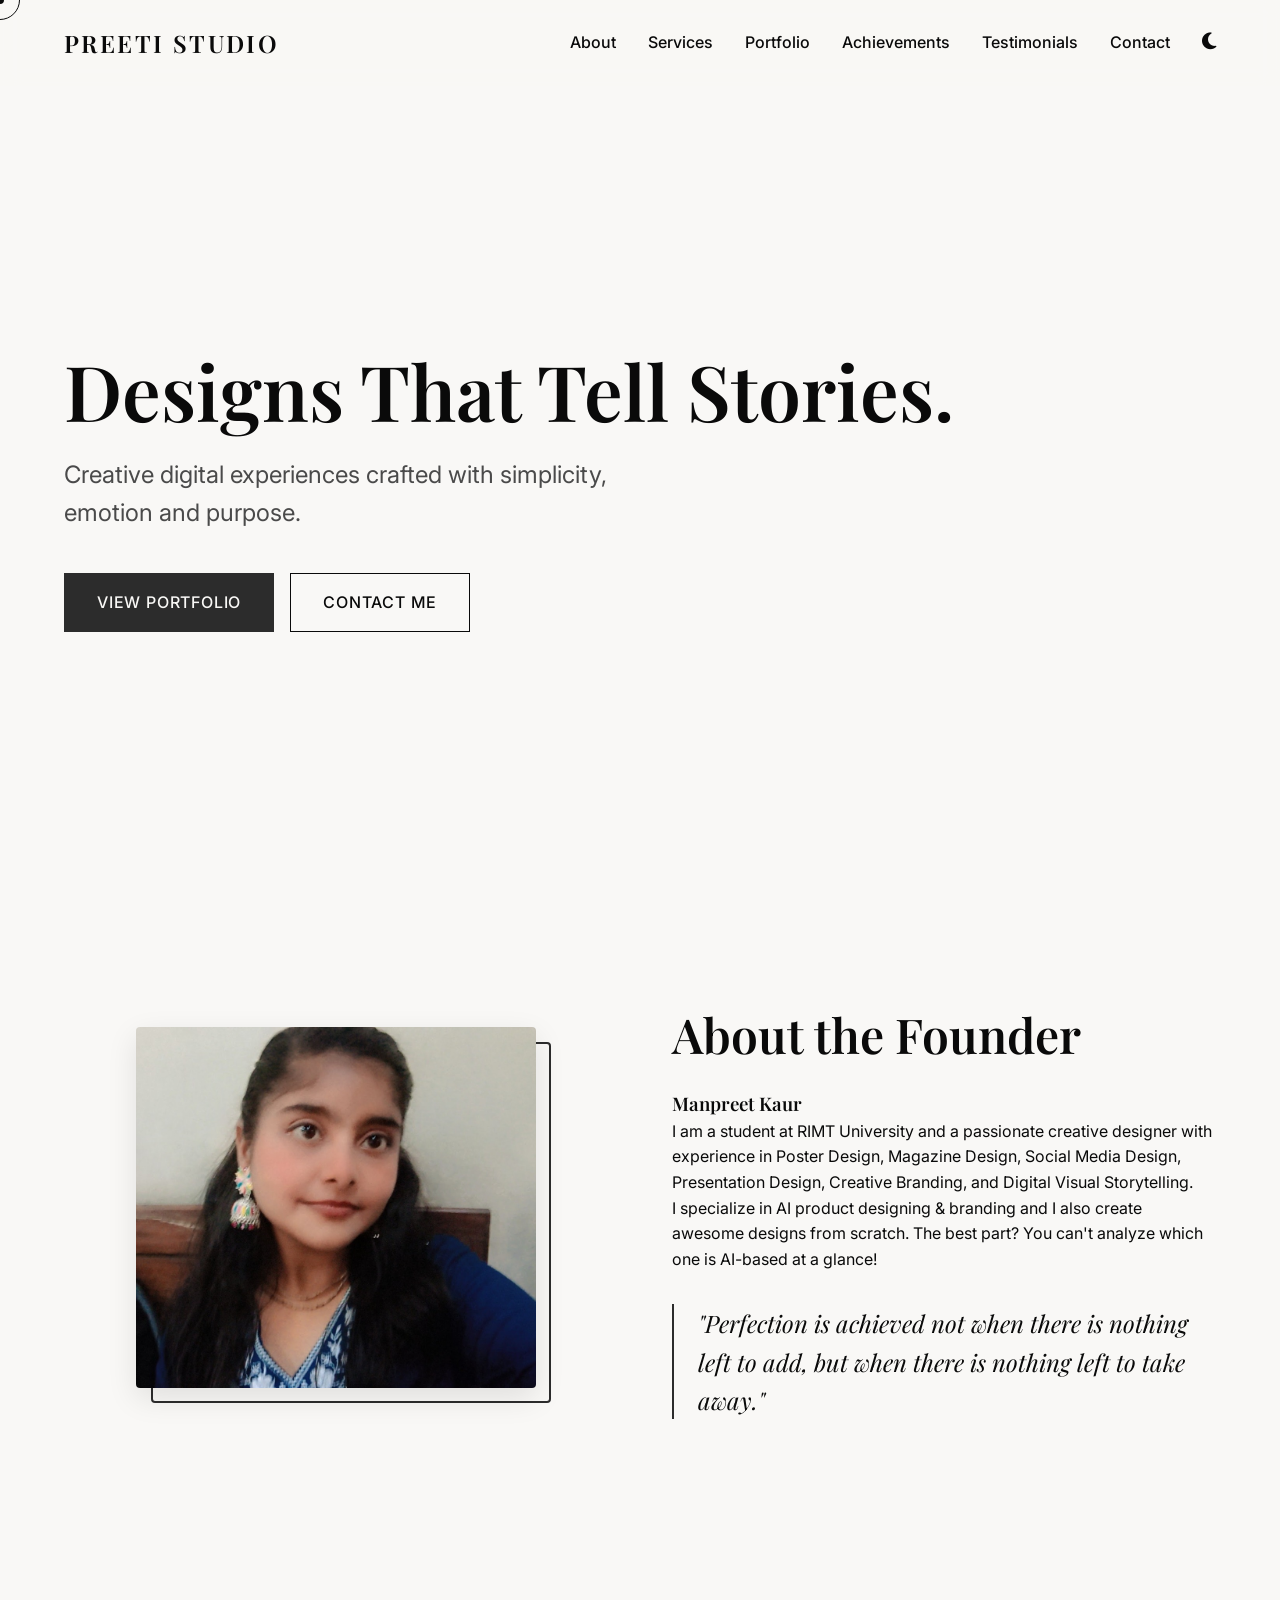
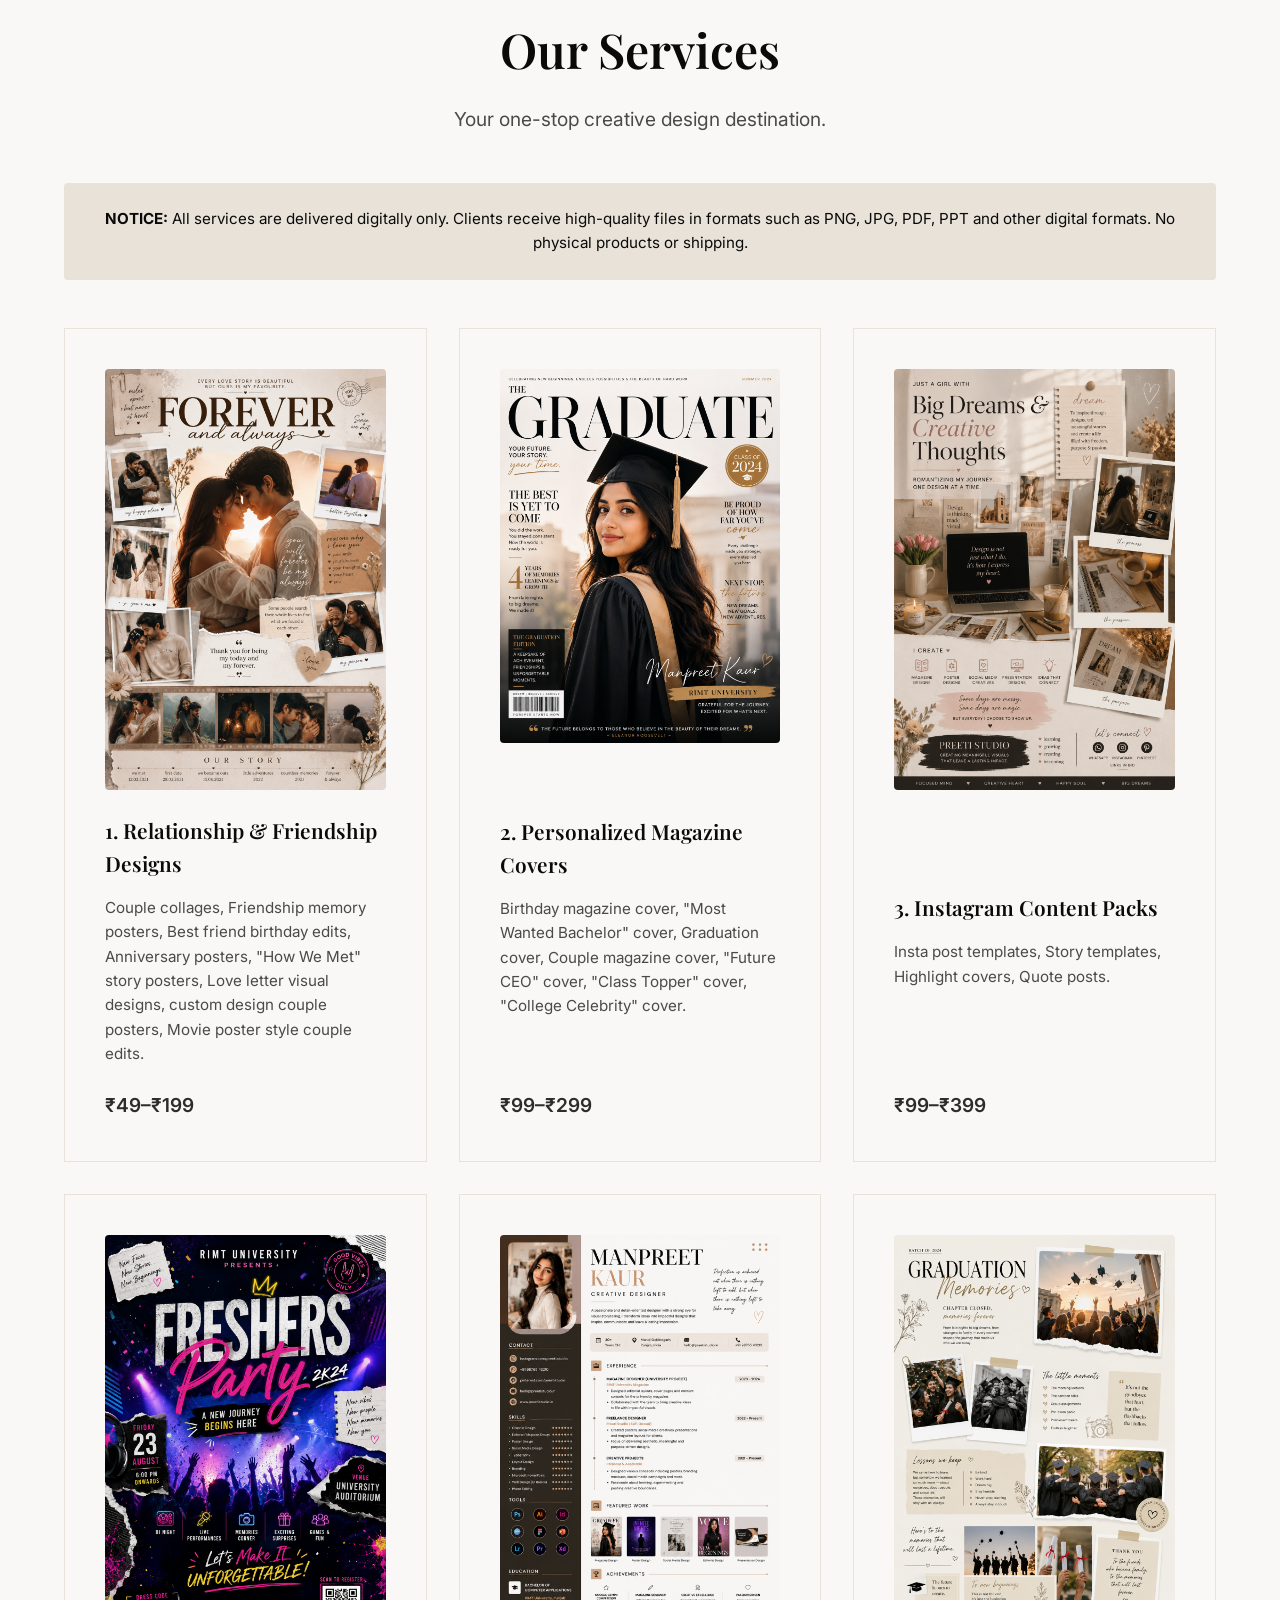
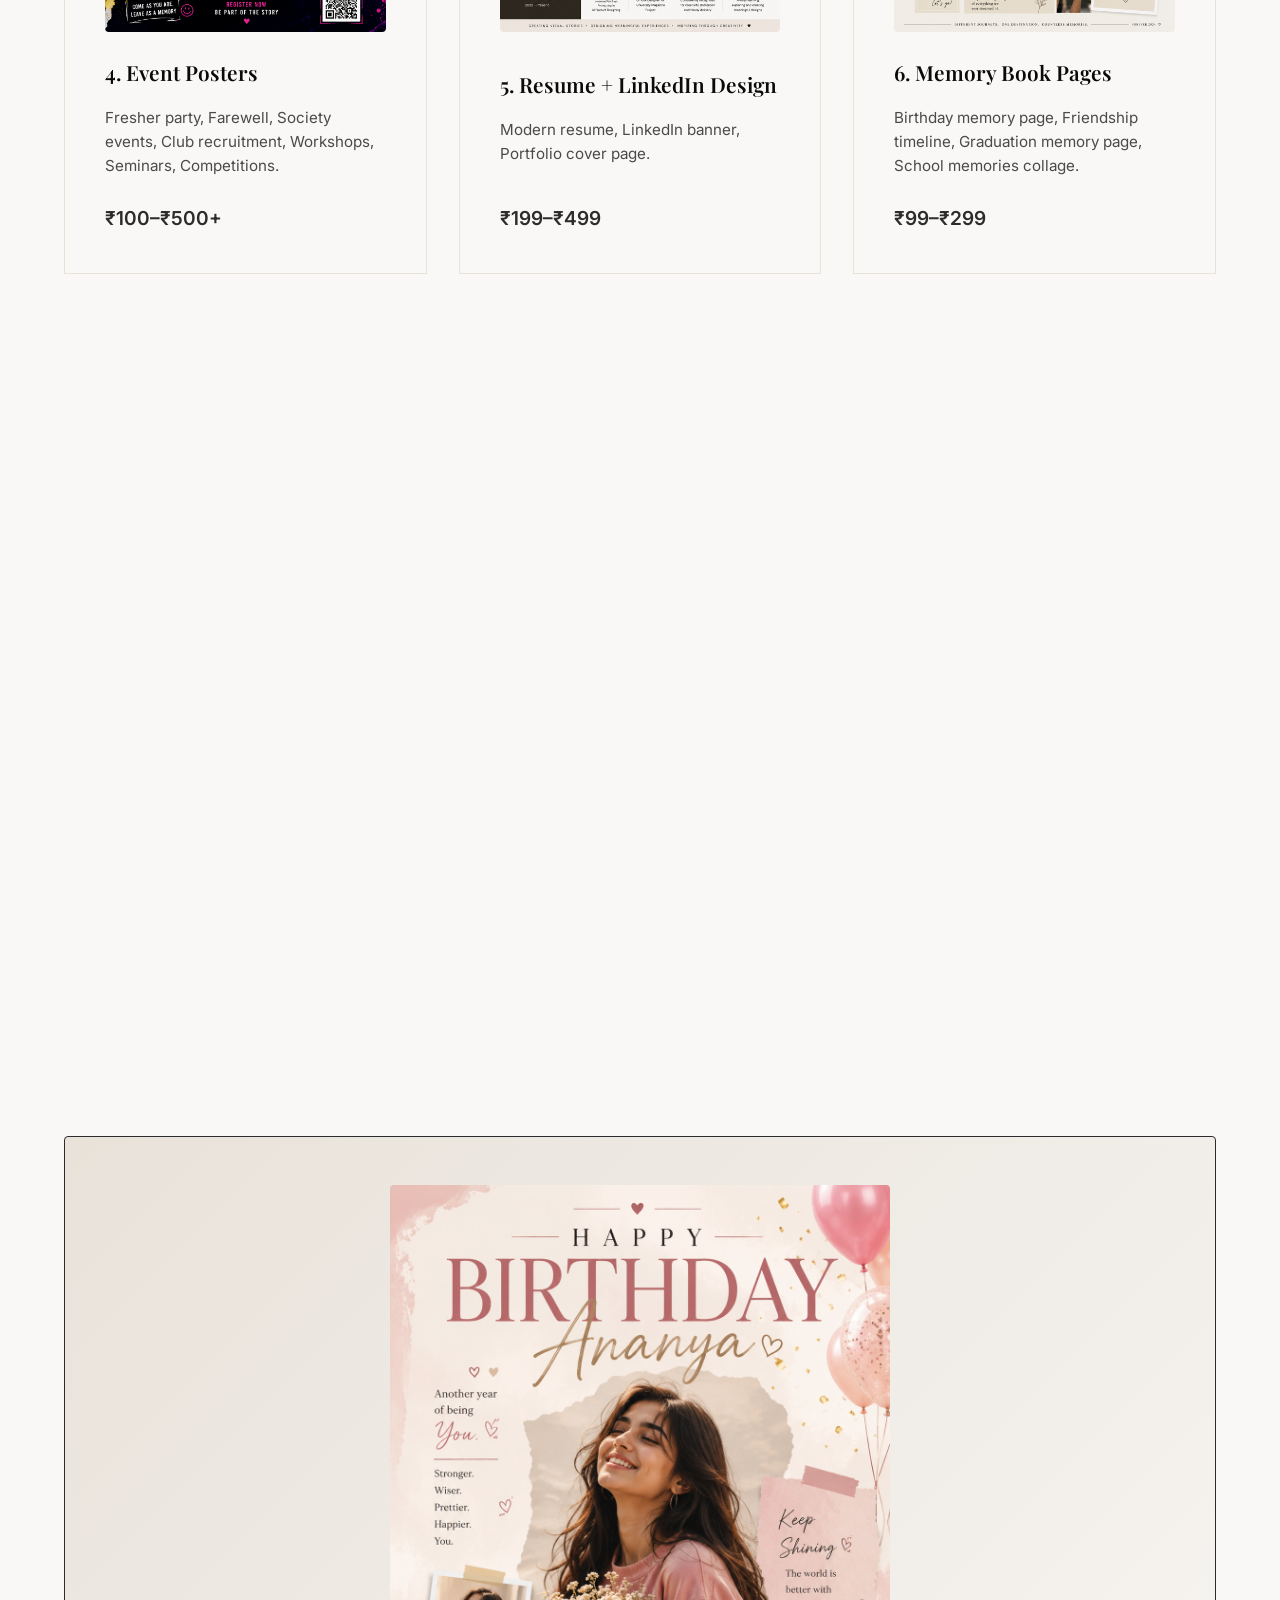
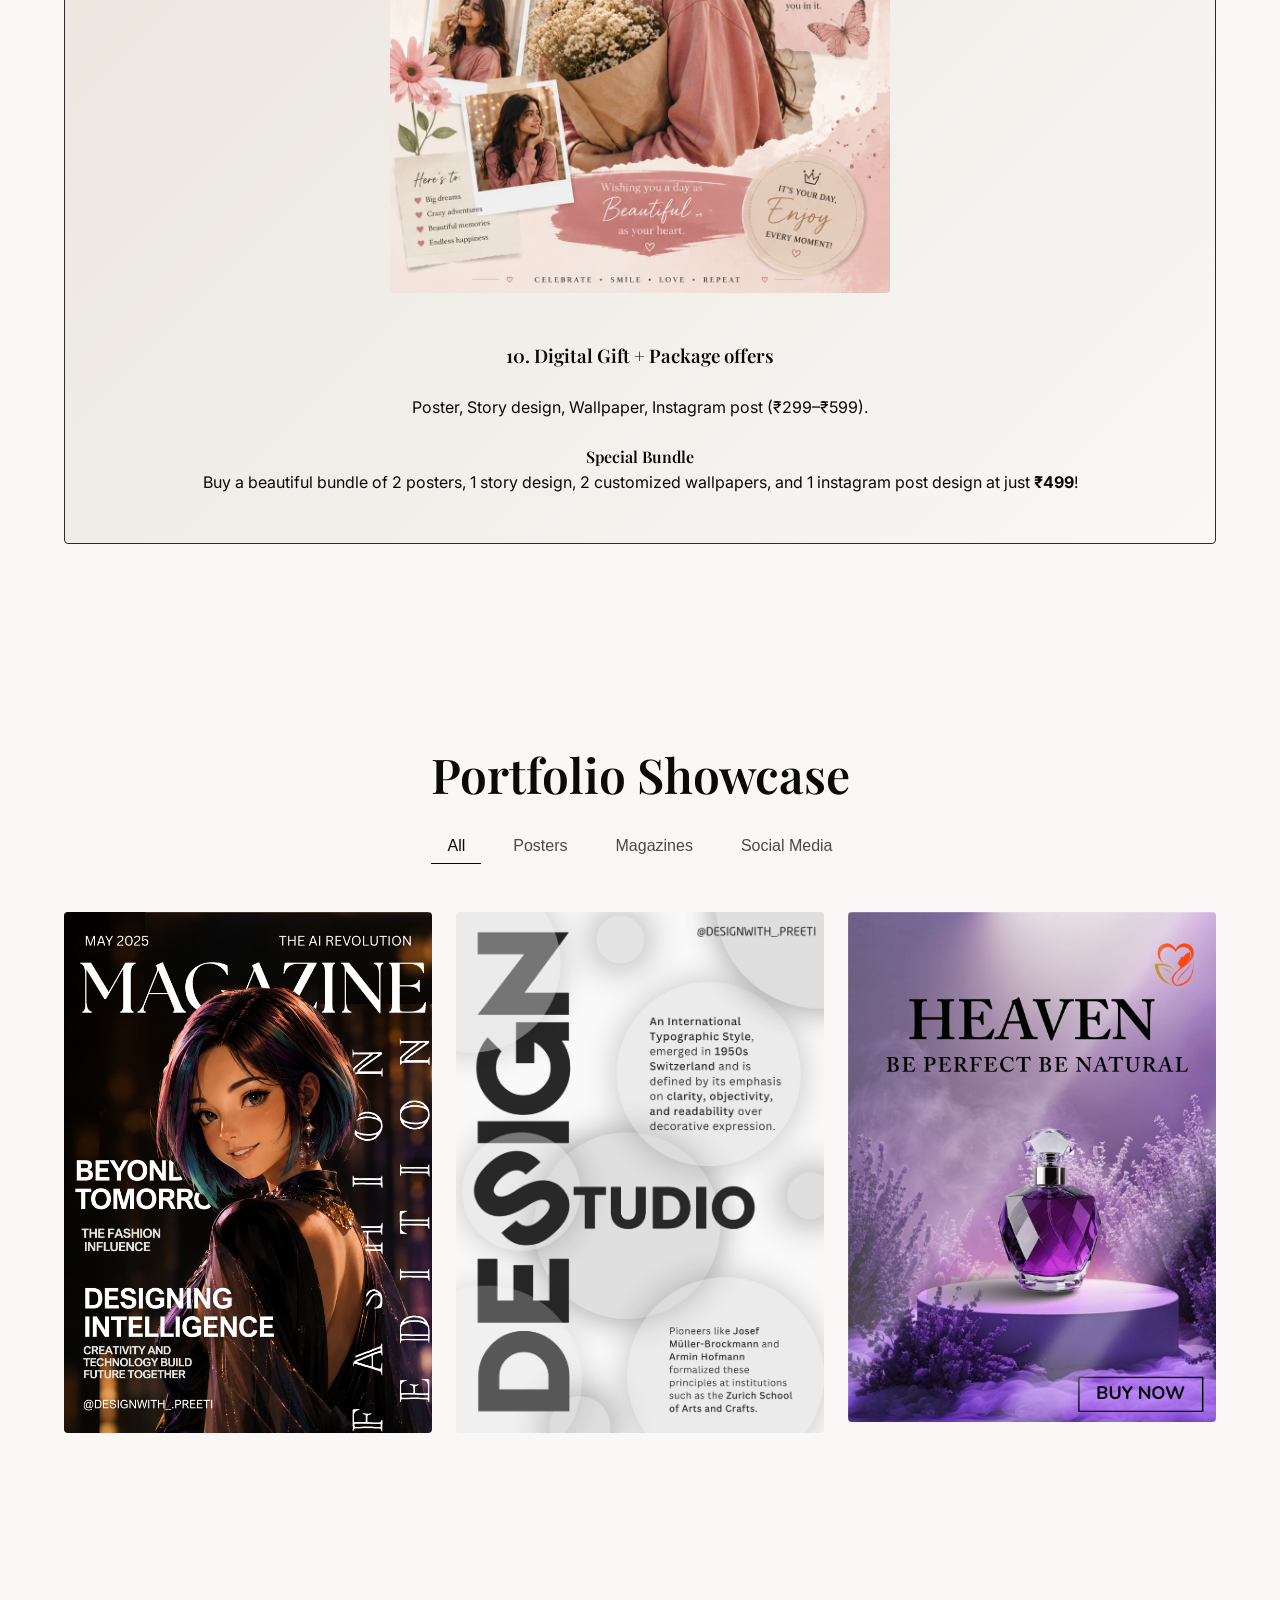
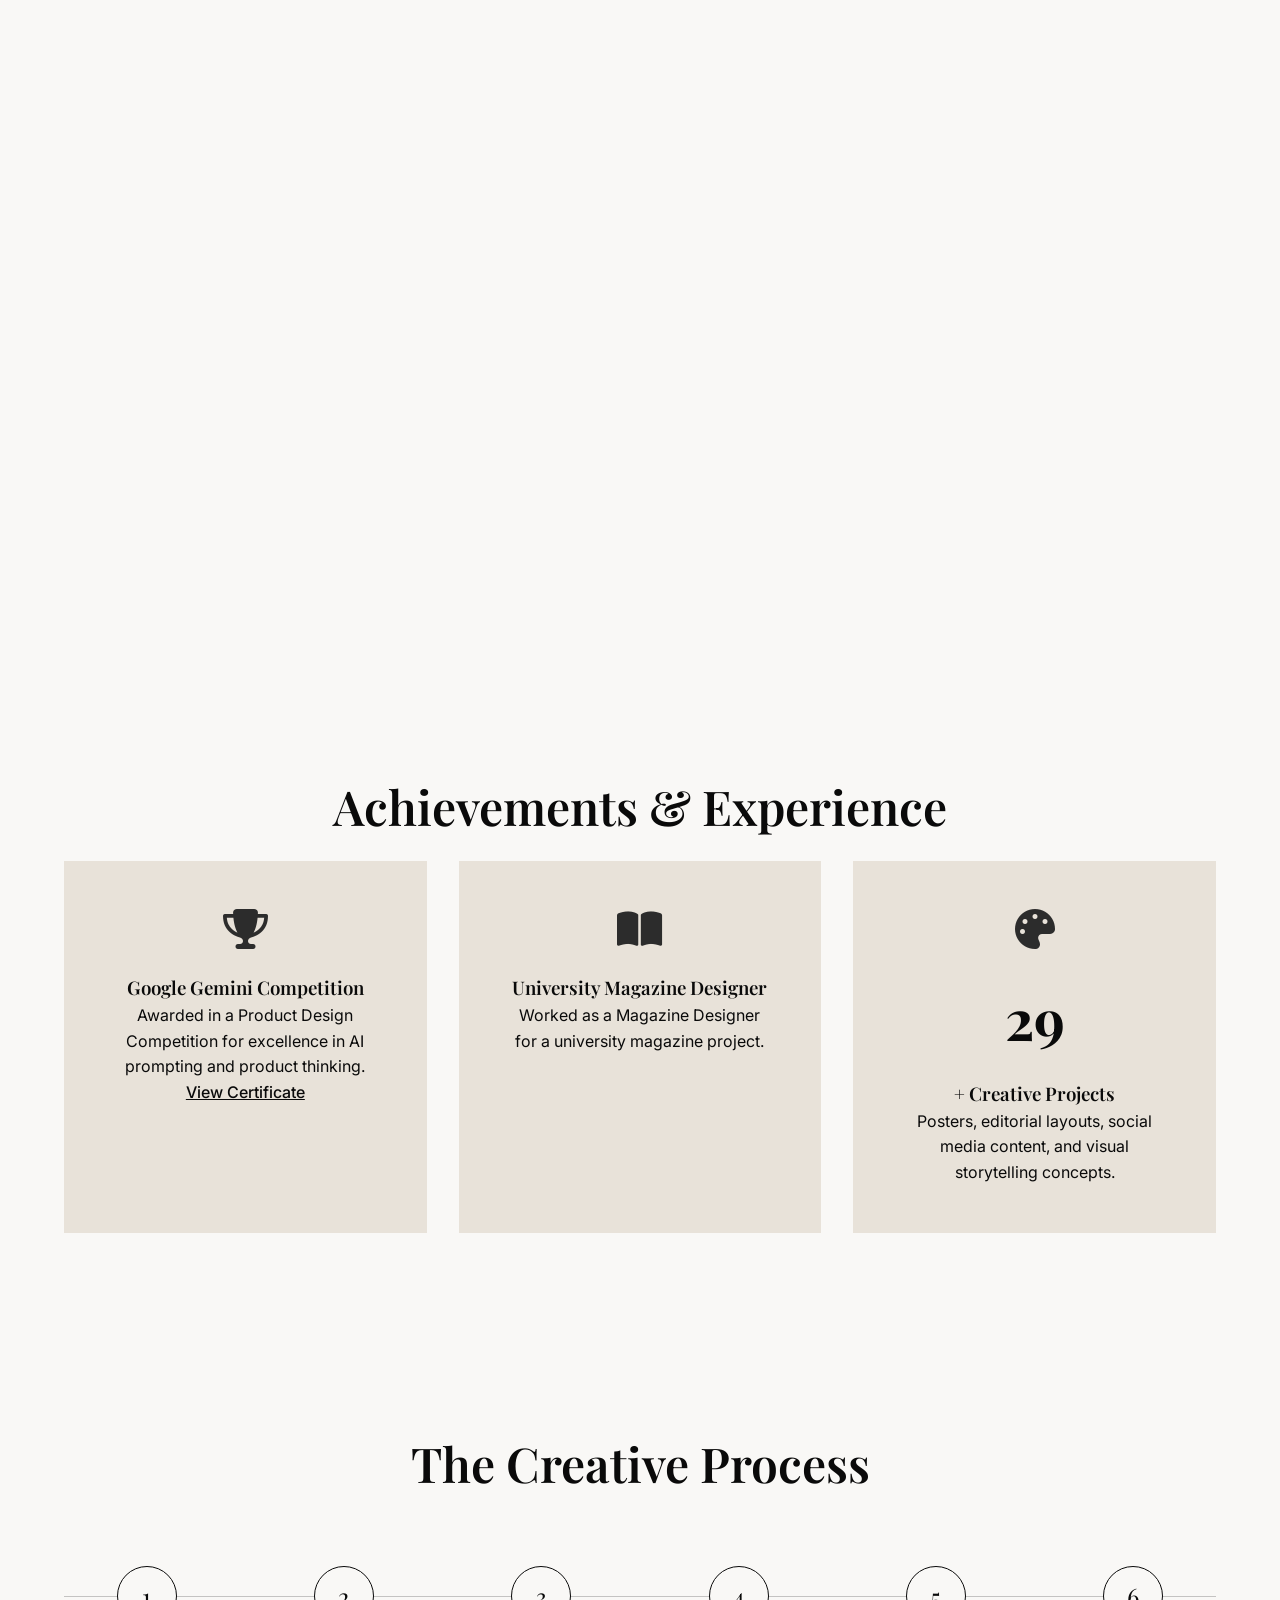
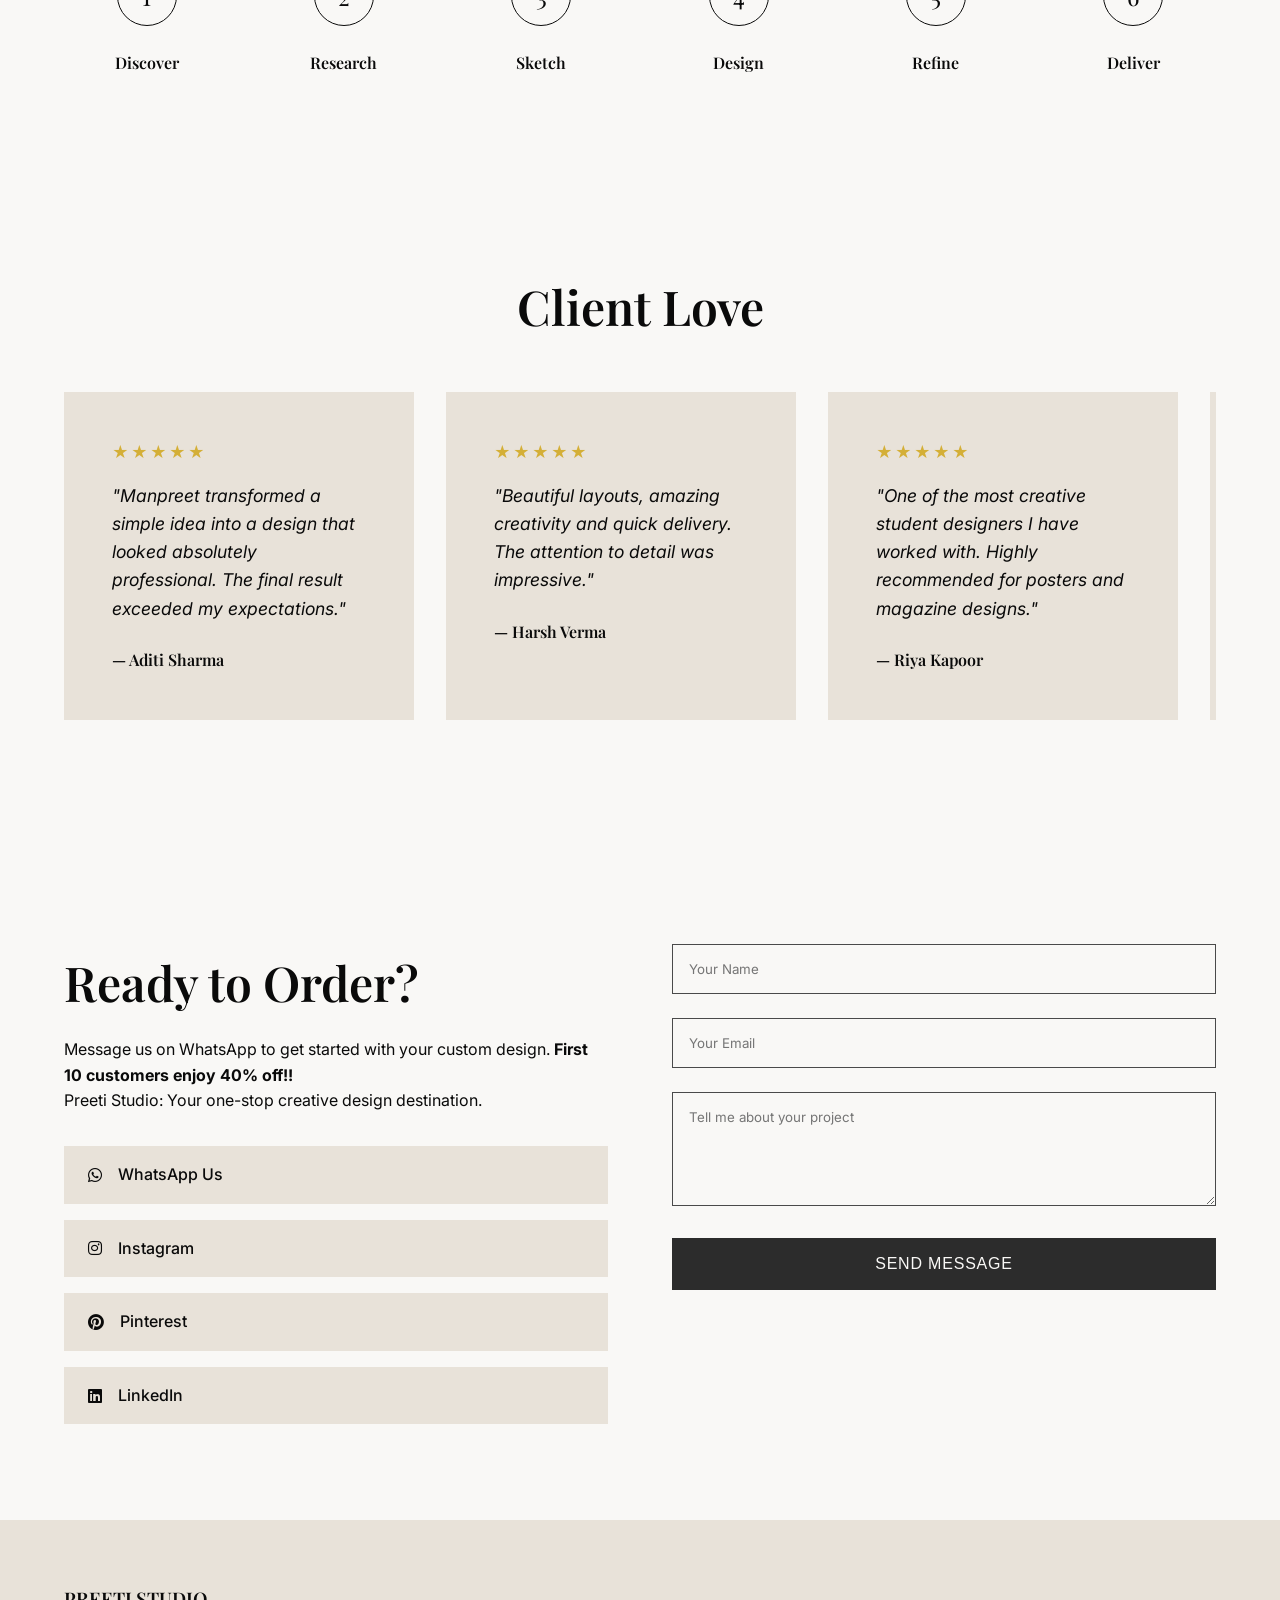
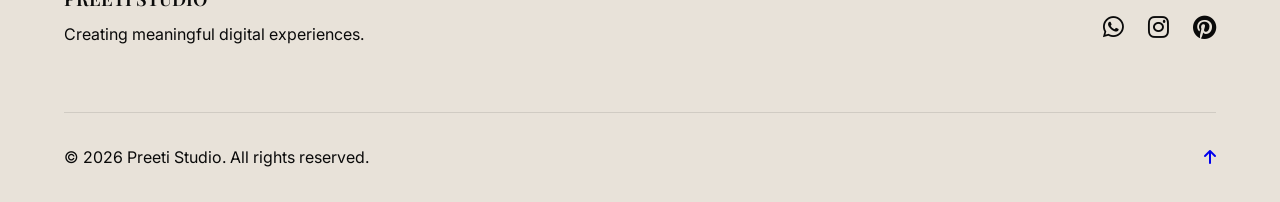
<file: index.html>
<!DOCTYPE html>
<html lang="en">

<head>
    <meta charset="UTF-8">
    <meta name="viewport" content="width=device-width, initial-scale=1.0">
    <title>Preeti Studio | Designs That Tell Stories</title>
    <meta name="description"
        content="A visually stunning, premium portfolio website for Preeti Studio. Creative digital experiences crafted with simplicity, emotion and purpose.">
    <!-- Google Fonts -->
    <link rel="preconnect" href="https://fonts.googleapis.com">
    <link rel="preconnect" href="https://fonts.gstatic.com" crossorigin>
    <link
        href="https://fonts.googleapis.com/css2?family=Inter:wght@300;400;500;600&amp;family=Playfair+Display:ital,wght@0,400;0,600;0,700;1,400&amp;display=swap"
        rel="stylesheet">

    <!-- Font Awesome -->
    <link rel="stylesheet" href="https://cdnjs.cloudflare.com/ajax/libs/font-awesome/6.4.0/css/all.min.css">

    <!-- CSS -->
    <link rel="stylesheet" href="css/style.css">
</head>

<body>
    <!-- Custom Cursor -->
    <div class="cursor-dot" data-cursor></div>
    <div class="cursor-outline" data-cursor></div>

    <!-- Scroll Progress Indicator -->
    <div class="scroll-progress"></div>

    <!-- Loading Animation -->
    <div class="loader-wrapper">
        <h1 class="loader-text">PREETI STUDIO</h1>
    </div>

    <!-- Navbar -->
    <nav class="navbar">
        <div class="container nav-container">
            <a href="#" class="logo">PREETI STUDIO</a>
            <ul class="nav-links">
                <li><a href="#about" class="nav-link">About</a></li>
                <li><a href="#services" class="nav-link">Services</a></li>
                <li><a href="#portfolio" class="nav-link">Portfolio</a></li>
                <li><a href="#achievements" class="nav-link">Achievements</a></li>
                <li><a href="#testimonials" class="nav-link">Testimonials</a></li>
                <li><a href="#contact" class="nav-link">Contact</a></li>
                <li>
                    <button id="theme-toggle" class="theme-toggle" aria-label="Toggle Dark Mode">
                        <i class="fa-solid fa-moon"></i>
                    </button>
                </li>
            </ul>
            <div class="hamburger">
                <span class="bar"></span>
                <span class="bar"></span>
            </div>
        </div>
    </nav>

    <!-- Hero Section -->
    <section id="hero" class="hero">
        <div class="hero-content container">
            <h1 class="hero-title reveal-text">Designs That Tell Stories.</h1>
            <p class="hero-subtitle reveal-text delay-1">Creative digital experiences crafted with simplicity, emotion
                and purpose.</p>
            <div class="hero-cta reveal-text delay-2">
                <a href="#portfolio" class="btn btn-primary">View Portfolio</a>
                <a href="#contact" class="btn btn-secondary">Contact Me</a>
            </div>
        </div>
        <div class="floating-elements">
            <div class="shape shape-1"></div>
            <div class="shape shape-2"></div>
        </div>
    </section>

    <!-- About Section -->
    <section id="about" class="about section">
        <div class="container">
            <div class="about-grid">
                <div class="about-image fade-in">
                    <div class="portrait-container">
                        <img src="./assets/manpreet_kaur.jpg" alt="Manpreet Kaur - Founder of Preeti Studio"
                            class="portrait-image" draggable="false" oncontextmenu="return false;">
                    </div>
                </div>
                <div class="about-text fade-in delay-1">
                    <h2 class="section-title">About the Founder</h2>
                    <h3 class="founder-name">Manpreet Kaur</h3>
                    <p>I am a student at RIMT University and a passionate creative designer with experience in Poster
                        Design, Magazine Design, Social Media Design, Presentation Design, Creative Branding, and
                        Digital Visual Storytelling.</p>
                    <p>I specialize in AI product designing & branding and I also create awesome designs from scratch.
                        The best part? You can't analyze which one is AI-based at a glance!</p>
                    <blockquote class="philosophy">
                        "Perfection is achieved not when there is nothing left to add, but when there is nothing left to
                        take away."
                    </blockquote>
                </div>
            </div>
        </div>
    </section>

    <!-- Services Section -->
    <section id="services" class="services section">
        <div class="container">
            <div class="section-header text-center fade-in">
                <h2 class="section-title">Our Services</h2>
                <p class="section-subtitle">Your one-stop creative design destination.</p>
            </div>

            <div class="services-notice fade-in">
                <p><strong>NOTICE:</strong> All services are delivered digitally only. Clients receive high-quality
                    files in formats such as PNG, JPG, PDF, PPT and other digital formats. No physical products or
                    shipping.</p>
            </div>

            <div class="services-grid">
                <div class="service-card fade-in">
                    <div class="service-image">
                        <img src="./assets/1%20couple%20template%20design.png"
                            alt="Relationship &amp; Friendship Designs Sample" loading="lazy">
                    </div>
                    <h3>1. Relationship &amp; Friendship Designs</h3>
                    <p>Couple collages, Friendship memory posters, Best friend birthday edits, Anniversary posters, "How
                        We Met" story posters, Love letter visual designs, custom design couple posters, Movie poster
                        style couple edits.</p>
                    <span class="price">₹49–₹199</span>
                </div>
                <div class="service-card fade-in delay-1">
                    <div class="service-image">
                        <img src="./assets/2%20graduation%20template.png" alt="Personalized Magazine Covers Sample"
                            loading="lazy">
                    </div>
                    <h3>2. Personalized Magazine Covers</h3>
                    <p>Birthday magazine cover, "Most Wanted Bachelor" cover, Graduation cover, Couple magazine cover,
                        "Future CEO" cover, "Class Topper" cover, "College Celebrity" cover.</p>
                    <span class="price">₹99–₹299</span>
                </div>
                <div class="service-card fade-in delay-2">
                    <div class="service-image">
                        <img src="./assets/3%20instagram%20template.png" alt="Instagram Content Packs Sample"
                            loading="lazy">
                    </div>
                    <h3>3. Instagram Content Packs</h3>
                    <p>Insta post templates, Story templates, Highlight covers, Quote posts.</p>
                    <span class="price">₹99–₹399</span>
                </div>
                <div class="service-card fade-in">
                    <div class="service-image">
                        <img src="./assets/4%20fresher%20party%20template.png" alt="Event Posters Sample"
                            loading="lazy">
                    </div>
                    <h3>4. Event Posters</h3>
                    <p>Fresher party, Farewell, Society events, Club recruitment, Workshops, Seminars, Competitions.</p>
                    <span class="price">₹100–₹500+</span>
                </div>
                <div class="service-card fade-in delay-1">
                    <div class="service-image">
                        <img src="./assets/5%20portfolio%20deisgn.png" alt="Resume + LinkedIn Design Sample"
                            loading="lazy">
                    </div>
                    <h3>5. Resume + LinkedIn Design</h3>
                    <p>Modern resume, LinkedIn banner, Portfolio cover page.</p>
                    <span class="price">₹199–₹499</span>
                </div>
                <div class="service-card fade-in delay-2">
                    <div class="service-image">
                        <img src="./assets/6%20graduation%20template.png" alt="Memory Book Pages Sample" loading="lazy">
                    </div>
                    <h3>6. Memory Book Pages</h3>
                    <p>Birthday memory page, Friendship timeline, Graduation memory page, School memories collage.</p>
                    <span class="price">₹99–₹299</span>
                </div>
                <div class="service-card fade-in">
                    <div class="service-image">
                        <img src="./assets/7%20beautiful%20flower%20asthetic%20wallpaper.jpg"
                            alt="Custom Wallpapers Sample" loading="lazy">
                    </div>
                    <h3>7. Custom Wallpapers</h3>
                    <p>Couple wallpaper, Motivational wallpaper, Name wallpaper, Aesthetic wallpaper.</p>
                    <span class="price">₹29–₹99</span>
                </div>
                <div class="service-card fade-in delay-1">
                    <div class="service-image">
                        <img src="./assets/8%20report%20template.png" alt="College Notes Covers Sample" loading="lazy">
                    </div>
                    <h3>8. College Notes Covers</h3>
                    <p>Subject covers, Assignment covers, Project report covers, Presentation covers.</p>
                    <span class="price">₹30–₹150</span>
                </div>
                <div class="service-card fade-in delay-2">
                    <div class="service-image">
                        <img src="./assets/9%20ppt%20template.png" alt="Presentation Makeovers Sample" loading="lazy">
                    </div>
                    <h3>9. Presentation Makeovers</h3>
                    <p>PPT design, Academic presentations, Competition presentations.</p>
                    <span class="price">₹200–₹1000</span>
                </div>
            </div>

            <div class="bundle-offer fade-in">
                <div class="service-image">
                    <img src="./assets/10%20birthday%20poster.png" alt="Digital Gift + Package offers Sample"
                        loading="lazy">
                </div>
                <h3>10. Digital Gift + Package offers</h3>
                <p>Poster, Story design, Wallpaper, Instagram post (₹299–₹599).</p>
                <div class="highlight-bundle">
                    <h4>Special Bundle</h4>
                    <p>Buy a beautiful bundle of 2 posters, 1 story design, 2 customized wallpapers, and 1 instagram
                        post design at just <strong>₹499</strong>!</p>
                </div>
            </div>
        </div>
    </section>

    <!-- Portfolio Section -->
    <section id="portfolio" class="portfolio section">
        <div class="container">
            <div class="section-header text-center fade-in">
                <h2 class="section-title">Portfolio Showcase</h2>
                <div class="portfolio-filters">
                    <button class="filter-btn active" data-filter="all">All</button>
                    <button class="filter-btn" data-filter="posters">Posters</button>
                    <button class="filter-btn" data-filter="magazines">Magazines</button>
                    <button class="filter-btn" data-filter="social">Social Media</button>
                </div>
            </div>

            <div class="masonry-grid">
                <!-- Using uploaded images -->
                <div class="portfolio-item fade-in" data-category="magazines">
                    <img src="./assets/1.png" alt="Magazine Cover THE AI REVOLUTION" loading="lazy">
                    <div class="portfolio-overlay">
                        <h3>Magazine Cover</h3>
                        <p>THE AI REVOLUTION</p>
                    </div>
                </div>
                <div class="portfolio-item fade-in" data-category="posters">
                    <img src="./assets/2.png" alt="Poster Design Porsche 911 GT3" loading="lazy">
                    <div class="portfolio-overlay">
                        <h3>Automotive Poster</h3>
                        <p>Porsche 911 GT3 RS</p>
                    </div>
                </div>
                <div class="portfolio-item fade-in" data-category="posters">
                    <img src="./assets/3.png" alt="Typography Poster Design Studio" loading="lazy">
                    <div class="portfolio-overlay">
                        <h3>Typography Poster</h3>
                        <p>Design Studio</p>
                    </div>
                </div>
                <div class="portfolio-item fade-in" data-category="magazines">
                    <img src="./assets/4.png" alt="Magazine Cover Design ANIME WORLD" loading="lazy">
                    <div class="portfolio-overlay">
                        <h3>Magazine Cover</h3>
                        <p>Yor Forger - Anime World</p>
                    </div>
                </div>
                <div class="portfolio-item fade-in" data-category="posters">
                    <img src="./assets/5.png" alt="Poster Design HEAVEN PERFUME" loading="lazy">
                    <div class="portfolio-overlay">
                        <h3>Social Media Ad</h3>
                        <p>Heaven Perfume Concept</p>
                    </div>
                </div>
                <div class="portfolio-item fade-in" data-category="posters">
                    <img src="./assets/6.png" alt="Product Design AI CHAI SHAI PREMIUM" loading="lazy">
                    <div class="portfolio-overlay">
                        <h3>Product & Branding</h3>
                        <p>Chai Shai Premium</p>
                    </div>
                </div>
                <div class="portfolio-item fade-in" data-category="magazines">
                    <img src="./assets/7.png" alt="University Magazine Cover Work" loading="lazy">
                    <div class="portfolio-overlay">
                        <h3>Editorial Layout</h3>
                        <p>University Magazine Project</p>
                    </div>
                </div>
                <div class="portfolio-item fade-in" data-category="magazines">
                    <img src="./assets/8.png" alt="University Magazine Cover Work" loading="lazy">
                    <div class="portfolio-overlay">
                        <h3>Editorial Layout</h3>
                        <p>University Magazine Project</p>
                    </div>
                </div>
            </div>
        </div>
    </section>

    <!-- Achievements Section -->
    <section id="achievements" class="achievements section">
        <div class="container">
            <h2 class="section-title text-center fade-in">Achievements & Experience</h2>
            <div class="achievements-grid">
                <div class="achievement-card fade-in">
                    <i class="fa-solid fa-trophy"></i>
                    <h3>Google Gemini Competition</h3>
                    <p>Awarded in a Product Design Competition for excellence in AI prompting and product thinking.</p>
                    <button id="view-cert-btn" class="text-link-btn">View Certificate</button>
                </div>
                <div class="achievement-card fade-in delay-1">
                    <i class="fa-solid fa-book-open"></i>
                    <h3>University Magazine Designer</h3>
                    <p>Worked as a Magazine Designer for a university magazine project.</p>
                </div>
                <div class="achievement-card fade-in delay-2">
                    <i class="fa-solid fa-palette"></i>
                    <div class="counter" data-target="100">0</div>
                    <h3>+ Creative Projects</h3>
                    <p>Posters, editorial layouts, social media content, and visual storytelling concepts.</p>
                </div>
            </div>
        </div>
    </section>

    <!-- Creative Process -->
    <section id="process" class="process section">
        <div class="container text-center">
            <h2 class="section-title fade-in">The Creative Process</h2>
            <div class="process-timeline">
                <div class="process-step fade-in">
                    <div class="step-icon">1</div>
                    <h4>Discover</h4>
                </div>
                <div class="process-step fade-in delay-1">
                    <div class="step-icon">2</div>
                    <h4>Research</h4>
                </div>
                <div class="process-step fade-in delay-2">
                    <div class="step-icon">3</div>
                    <h4>Sketch</h4>
                </div>
                <div class="process-step fade-in delay-3">
                    <div class="step-icon">4</div>
                    <h4>Design</h4>
                </div>
                <div class="process-step fade-in delay-4">
                    <div class="step-icon">5</div>
                    <h4>Refine</h4>
                </div>
                <div class="process-step fade-in delay-5">
                    <div class="step-icon">6</div>
                    <h4>Deliver</h4>
                </div>
            </div>
        </div>
    </section>

    <!-- Testimonials Section -->
    <section id="testimonials" class="testimonials section">
        <div class="container">
            <h2 class="section-title text-center fade-in">Client Love</h2>
            <div class="testimonial-carousel fade-in">
                <div class="testimonial-card">
                    <div class="stars">★★★★★</div>
                    <p class="review">"Manpreet transformed a simple idea into a design that looked absolutely
                        professional. The final result exceeded my expectations."</p>
                    <p class="client-name">— Aditi Sharma</p>
                </div>
                <div class="testimonial-card">
                    <div class="stars">★★★★★</div>
                    <p class="review">"Beautiful layouts, amazing creativity and quick delivery. The attention to detail
                        was impressive."</p>
                    <p class="client-name">— Harsh Verma</p>
                </div>
                <div class="testimonial-card">
                    <div class="stars">★★★★★</div>
                    <p class="review">"One of the most creative student designers I have worked with. Highly recommended
                        for posters and magazine designs."</p>
                    <p class="client-name">— Riya Kapoor</p>
                </div>
                <div class="testimonial-card">
                    <div class="stars">★★★★★</div>
                    <p class="review">"The presentation design looked better than many professional agencies.
                        Outstanding work."</p>
                    <p class="client-name">— Aman Singh</p>
                </div>
                <div class="testimonial-card">
                    <div class="stars">★★★★★</div>
                    <p class="review">"Creative, patient and incredibly talented. Every design felt unique and
                        personal."</p>
                    <p class="client-name">— Simran Kaur</p>
                </div>
            </div>
        </div>
    </section>

    <!-- Contact Section -->
    <section id="contact" class="contact section">
        <div class="container">
            <div class="contact-wrapper fade-in">
                <div class="contact-info">
                    <h2 class="section-title">Ready to Order?</h2>
                    <p>Message us on WhatsApp to get started with your custom design. <strong>First 10 customers enjoy
                            40% off!!</strong></p>
                    <p>Preeti Studio: Your one-stop creative design destination.</p>

                    <div class="contact-links mt-4">
                        <a href="https://wa.me/message/656EJCZHOSJBJ1" target="_blank" rel="noopener noreferrer"
                            class="contact-btn whatsapp">
                            <i class="fa-brands fa-whatsapp"></i> WhatsApp Us
                        </a>
                        <a href="https://www.instagram.com/its_preetistudio?igsh=MTRzOGdta2k1ejl4bw==" target="_blank"
                            rel="noopener noreferrer" class="contact-btn instagram">
                            <i class="fa-brands fa-instagram"></i> Instagram
                        </a>
                        <a href="https://pin.it/5slGmuqYj" target="_blank" rel="noopener noreferrer"
                            class="contact-btn pinterest">
                            <i class="fa-brands fa-pinterest"></i> Pinterest
                        </a>
                        <a href="https://www.linkedin.com/posts/manpreet-kaur-221061370_design-creativity-learning-activity-7468506512861224960-VVWf"
                            target="_blank" rel="noopener noreferrer" class="contact-btn linkedin">
                            <i class="fa-brands fa-linkedin"></i> LinkedIn
                        </a>
                    </div>
                </div>
                <div class="contact-form-container">
                    <form id="contact-form" class="contact-form" action="https://formsubmit.co/preetkaurx24680@gmail.com" method="POST">
                        <input type="hidden" name="_next" value="https://preeti-kaur245.github.io/preeti-studio/#contact">
                        <input type="hidden" name="_subject" value="New Submission from Preeti Studio Portfolio">
                        <div class="form-group">
                            <input type="text" id="name" name="name" placeholder="Your Name" required>
                        </div>
                        <div class="form-group">
                            <input type="email" id="email" name="email" placeholder="Your Email" required>
                        </div>
                        <div class="form-group">
                            <textarea id="message" name="message" rows="5" placeholder="Tell me about your project"
                                required></textarea>
                        </div>
                        <button type="submit" class="btn btn-primary w-full">Send Message</button>
                    </form>
                </div>
            </div>
        </div>
    </section>

    <!-- Footer -->
    <footer class="footer">
        <div class="container footer-container">
            <div class="footer-brand">
                <h3>PREETI STUDIO</h3>
                <p>Creating meaningful digital experiences.</p>
            </div>
            <div class="footer-links">
                <a href="https://wa.me/message/656EJCZHOSJBJ1" target="_blank" rel="noopener noreferrer"
                    aria-label="WhatsApp"><i class="fa-brands fa-whatsapp"></i></a>
                <a href="https://www.instagram.com/its_preetistudio?igsh=MTRzOGdta2k1ejl4bw==" target="_blank"
                    rel="noopener noreferrer" aria-label="Instagram"><i class="fa-brands fa-instagram"></i></a>
                <a href="https://pin.it/5slGmuqYj" target="_blank" rel="noopener noreferrer" aria-label="Pinterest"><i
                        class="fa-brands fa-pinterest"></i></a>
            </div>
            <div class="footer-bottom">
                <p>&copy; 2026 Preeti Studio. All rights reserved.</p>
                <a href="#hero" class="back-to-top" aria-label="Back to Top"><i class="fa-solid fa-arrow-up"></i></a>
            </div>
        </div>
    </footer>

    <!-- Certificate Lightbox Modal -->
    <div id="certificate-modal" class="modal-wrapper">
        <div class="modal-backdrop"></div>
        <div class="modal-content">
            <button class="modal-close" aria-label="Close certificate modal">&times;</button>
            <div class="certificate-image-container">
                <img src="./assets/certificate.png" alt="Google Gemini Competition Certificate"
                    class="protected-certificate" draggable="false" oncontextmenu="return false;">
            </div>
        </div>
    </div>

    <!-- Scripts -->
    <script src="js/script.js"></script>
</body>

</html>
</file>
<file: css/style.css>
/* Base Variables & Theme */
:root {
  --bg-primary: #F9F8F6; /* Soft Cream */
  --bg-secondary: #E8E2D9; /* Beige */
  --text-primary: #0A0A0A; /* Black */
  --text-secondary: #4A4A4A;
  --accent: #2C2C2C; /* Charcoal */
  --accent-hover: #1A1A1A;
  
  --font-heading: 'Playfair Display', serif;
  --font-body: 'Inter', sans-serif;
  
  --transition: all 0.4s cubic-bezier(0.25, 0.46, 0.45, 0.94);
  --spacing-section: 6rem;
}

[data-theme="dark"] {
  --bg-primary: #0A0A0A;
  --bg-secondary: #161616;
  --text-primary: #F9F8F6;
  --text-secondary: #A0A0A0;
  --accent: #E8E2D9;
  --accent-hover: #FFFFFF;
}

/* Reset & Global */
* {
  margin: 0;
  padding: 0;
  box-sizing: border-box;
}

html {
  scroll-behavior: smooth;
  font-size: 16px;
}

body {
  font-family: var(--font-body);
  background-color: var(--bg-primary);
  color: var(--text-primary);
  line-height: 1.6;
  overflow-x: hidden;
  transition: background-color var(--transition), color var(--transition);
}

/* Custom Cursor */
body { cursor: none; }
a, button, input, textarea, .portfolio-item { cursor: none; }

.cursor-dot, .cursor-outline {
  position: fixed;
  top: 0; left: 0;
  transform: translate(-50%, -50%);
  border-radius: 50%;
  z-index: 9999;
  pointer-events: none;
}
.cursor-dot {
  width: 8px;
  height: 8px;
  background-color: var(--text-primary);
}
.cursor-outline {
  width: 40px;
  height: 40px;
  border: 1px solid var(--text-primary);
  transition: width 0.2s, height 0.2s;
}
.cursor-outline.hovered {
  width: 60px;
  height: 60px;
  background-color: rgba(0,0,0,0.05);
}
[data-theme="dark"] .cursor-outline.hovered {
  background-color: rgba(255,255,255,0.05);
}

/* Scroll Progress */
.scroll-progress {
  position: fixed;
  top: 0; left: 0;
  height: 4px;
  background-color: var(--text-primary);
  width: 0%;
  z-index: 10000;
  transition: width 0.1s;
}

/* Loader */
.loader-wrapper {
  position: fixed;
  top: 0; left: 0; width: 100%; height: 100%;
  background: var(--bg-primary);
  display: flex;
  justify-content: center;
  align-items: center;
  z-index: 10001;
  transition: opacity 0.8s ease;
}
.loader-text {
  font-family: var(--font-heading);
  font-size: 3rem;
  letter-spacing: 0.2em;
  animation: pulse 2s infinite;
}

@keyframes pulse {
  0%, 100% { opacity: 1; }
  50% { opacity: 0.5; }
}

/* Typography */
h1, h2, h3, h4, .logo {
  font-family: var(--font-heading);
  font-weight: 600;
  color: var(--text-primary);
}

.section-title {
  font-size: 3rem;
  margin-bottom: 1rem;
  position: relative;
}
.section-subtitle {
  font-size: 1.2rem;
  color: var(--text-secondary);
  margin-bottom: 3rem;
}

.text-center { text-align: center; }
.mt-4 { margin-top: 2rem; }
.w-full { width: 100%; }

/* Layout container */
.container {
  width: 90%;
  max-width: 1200px;
  margin: 0 auto;
}
.section {
  padding: var(--spacing-section) 0;
}

/* Buttons */
.btn {
  display: inline-block;
  padding: 1rem 2rem;
  font-size: 1rem;
  font-weight: 500;
  text-decoration: none;
  border-radius: 0;
  transition: var(--transition);
  border: 1px solid transparent;
  text-transform: uppercase;
  letter-spacing: 0.05em;
}
.btn-primary {
  background-color: var(--accent);
  color: var(--bg-primary);
}
.btn-primary:hover {
  background-color: var(--text-primary);
  transform: translateY(-3px);
}
[data-theme="dark"] .btn-primary {
  background-color: var(--text-primary);
  color: var(--bg-primary);
}
[data-theme="dark"] .btn-primary:hover {
  background-color: var(--text-secondary);
}

.btn-secondary {
  border-color: var(--text-primary);
  color: var(--text-primary);
}
.btn-secondary:hover {
  background-color: var(--text-primary);
  color: var(--bg-primary);
  transform: translateY(-3px);
}

/* Navbar */
.navbar {
  position: fixed;
  top: 0; width: 100%;
  padding: 1.5rem 0;
  background: rgba(249, 248, 246, 0.8);
  backdrop-filter: blur(10px);
  z-index: 1000;
  transition: var(--transition);
}
[data-theme="dark"] .navbar {
  background: rgba(10, 10, 10, 0.8);
}
.navbar.scrolled {
  padding: 1rem 0;
  box-shadow: 0 4px 30px rgba(0,0,0,0.05);
}
.nav-container {
  display: flex;
  justify-content: space-between;
  align-items: center;
}
.logo {
  font-size: 1.5rem;
  text-decoration: none;
  letter-spacing: 0.1em;
}
.nav-links {
  display: flex;
  list-style: none;
  gap: 2rem;
  align-items: center;
}
.nav-link {
  text-decoration: none;
  color: var(--text-primary);
  font-weight: 500;
  position: relative;
  transition: var(--transition);
}
.nav-link::after {
  content: '';
  position: absolute;
  width: 0; height: 1px;
  bottom: -4px; left: 0;
  background-color: var(--text-primary);
  transition: var(--transition);
}
.nav-link:hover::after { width: 100%; }

.theme-toggle {
  background: none; border: none;
  font-size: 1.2rem;
  color: var(--text-primary);
}
.hamburger {
  display: none;
  cursor: pointer;
}
.hamburger .bar {
  display: block; width: 25px; height: 2px;
  margin: 5px auto;
  background-color: var(--text-primary);
  transition: var(--transition);
}

/* Hero */
.hero {
  min-height: 100vh;
  display: flex;
  align-items: center;
  position: relative;
  padding-top: 80px;
}
.hero-title {
  font-size: clamp(3rem, 6vw, 6rem);
  line-height: 1.1;
  margin-bottom: 1.5rem;
}
.hero-subtitle {
  font-size: clamp(1.2rem, 2vw, 1.5rem);
  color: var(--text-secondary);
  max-width: 600px;
  margin-bottom: 2.5rem;
}
.hero-cta { display: flex; gap: 1rem; }

/* About Section */
.about-grid {
  display: grid;
  grid-template-columns: 1fr 1fr;
  gap: 4rem;
  align-items: center;
}
.portrait-container {
  position: relative;
  width: 90%;
  max-width: 400px;
  margin: 0 auto;
}
.portrait-container::before {
  content: '';
  position: absolute;
  top: 15px;
  left: 15px;
  right: -15px;
  bottom: -15px;
  border: 2px solid var(--accent);
  z-index: 1;
  transition: var(--transition);
  border-radius: 4px;
}
.portrait-image {
  width: 100%;
  height: auto;
  display: block;
  position: relative;
  z-index: 2;
  border-radius: 4px;
  box-shadow: 0 10px 30px rgba(0,0,0,0.1);
  transition: var(--transition);
  
  /* Security Protections */
  pointer-events: none;       /* Disable click and right-click actions directly on the image */
  user-select: none;          /* Prevent selection */
  -webkit-user-drag: none;    /* Prevent dragging */
  -webkit-touch-callout: none; /* Disable long-press menus on mobile devices */
}
.portrait-container:hover::before {
  top: 8px;
  left: 8px;
  right: -8px;
  bottom: -8px;
}
.portrait-container:hover .portrait-image {
  transform: translate(-5px, -5px);
}
.philosophy {
  font-family: var(--font-heading);
  font-size: 1.5rem;
  font-style: italic;
  margin-top: 2rem;
  padding-left: 1.5rem;
  border-left: 2px solid var(--accent);
}

/* Services */
.services-notice {
  background-color: var(--bg-secondary);
  padding: 1.5rem;
  text-align: center;
  margin-bottom: 3rem;
  border-radius: 4px;
  font-size: 0.95rem;
}
.services-grid {
  display: grid;
  grid-template-columns: repeat(auto-fit, minmax(300px, 1fr));
  gap: 2rem;
  margin-bottom: 3rem;
}
.service-card {
  background-color: var(--bg-primary);
  border: 1px solid var(--bg-secondary);
  padding: 2.5rem;
  transition: var(--transition);
  display: flex;
  flex-direction: column;
}
.service-card:hover {
  transform: translateY(-10px);
  box-shadow: 0 20px 40px rgba(0,0,0,0.05);
  background-color: var(--bg-secondary);
}
[data-theme="dark"] .service-card:hover {
  box-shadow: 0 20px 40px rgba(255,255,255,0.02);
}
.service-image {
  width: 100%;
  height: auto;
  overflow: hidden;
  margin-bottom: 1.5rem;
  border-radius: 4px;
}
.service-image img {
  width: 100%;
  height: auto;
  display: block;
  transition: transform 0.4s ease;
}
.service-card:hover .service-image img {
  transform: scale(1.05);
}
.service-card h3 { margin-bottom: 1rem; font-size: 1.3rem; margin-top: auto; }
.service-card p { color: var(--text-secondary); margin-bottom: 1.5rem; font-size: 0.95rem; }
.price { font-weight: 600; font-size: 1.2rem; color: var(--accent); margin-top: auto; }

.bundle-offer {
  background: linear-gradient(135deg, var(--bg-secondary) 0%, var(--bg-primary) 100%);
  padding: 3rem;
  border-radius: 4px;
  text-align: center;
  border: 1px solid var(--accent);
  display: flex;
  flex-direction: column;
  align-items: center;
  gap: 1.5rem;
}
.bundle-offer .service-image {
  max-width: 500px;
  height: auto;
  width: 100%;
}

/* Portfolio */
.portfolio-filters {
  display: flex; justify-content: center; gap: 1rem; margin-bottom: 3rem; flex-wrap: wrap;
}
.filter-btn {
  background: none; border: none; font-size: 1rem;
  color: var(--text-secondary); padding: 0.5rem 1rem;
  border-bottom: 1px solid transparent; transition: var(--transition);
}
.filter-btn.active, .filter-btn:hover {
  color: var(--text-primary); border-bottom-color: var(--text-primary);
}

.masonry-grid {
  column-count: 3;
  column-gap: 1.5rem;
}
.portfolio-item {
  position: relative;
  overflow: hidden;
  border-radius: 4px;
  background-color: var(--bg-secondary);
  break-inside: avoid;
  margin-bottom: 1.5rem;
}

.portfolio-item img {
  width: 100%;
  height: auto;
  display: block;
  transition: transform 0.6s ease;
}
.portfolio-overlay {
  position: absolute;
  bottom: 0; left: 0; right: 0;
  background: linear-gradient(to top, rgba(0,0,0,0.8), transparent);
  padding: 2rem; color: #fff;
  transform: translateY(100%);
  transition: transform 0.4s ease;
}
.portfolio-overlay h3 { color: #fff; font-size: 1.5rem; }
.portfolio-item:hover img { transform: scale(1.05); }
.portfolio-item:hover .portfolio-overlay { transform: translateY(0); }

/* Achievements */
.achievements-grid {
  display: grid; grid-template-columns: repeat(auto-fit, minmax(250px, 1fr)); gap: 2rem;
}
.achievement-card {
  text-align: center; padding: 3rem;
  background-color: var(--bg-secondary);
}
.achievement-card i { font-size: 2.5rem; color: var(--accent); margin-bottom: 1.5rem; }
.counter { font-size: 3.5rem; font-family: var(--font-heading); font-weight: 700; margin-bottom: 1rem; }
.text-link { color: var(--text-primary); text-decoration: underline; font-weight: 500; }

/* Process */
.process-timeline {
  display: flex; justify-content: space-between; flex-wrap: wrap; gap: 2rem;
  margin-top: 4rem; position: relative;
}
.process-timeline::before {
  content: ''; position: absolute;
  top: 30px; left: 0; width: 100%; height: 1px;
  background-color: var(--text-secondary); opacity: 0.3; z-index: 1;
}
.process-step { position: relative; z-index: 2; text-align: center; flex: 1; min-width: 120px; }
.step-icon {
  width: 60px; height: 60px; margin: 0 auto 1.5rem;
  background-color: var(--bg-primary);
  border: 1px solid var(--text-primary); border-radius: 50%;
  display: flex; justify-content: center; align-items: center;
  font-family: var(--font-heading); font-size: 1.5rem;
  transition: var(--transition);
}
.process-step:hover .step-icon { background-color: var(--text-primary); color: var(--bg-primary); }

/* Testimonials */
.testimonial-carousel {
  display: flex; gap: 2rem; overflow-x: auto; padding: 2rem 0;
  scroll-snap-type: x mandatory;
  -ms-overflow-style: none; scrollbar-width: none;
}
.testimonial-carousel::-webkit-scrollbar { display: none; }
.testimonial-card {
  min-width: 350px; background-color: var(--bg-secondary);
  padding: 3rem; scroll-snap-align: start;
}
.stars { color: #d4af37; margin-bottom: 1rem; letter-spacing: 2px; }
.review { font-size: 1.1rem; font-style: italic; margin-bottom: 1.5rem; }
.client-name { font-weight: 600; font-family: var(--font-heading); }

/* Contact */
.contact-wrapper {
  display: grid; grid-template-columns: 1fr 1fr; gap: 4rem;
}
.contact-links { display: flex; flex-direction: column; gap: 1rem; }
.contact-btn {
  display: flex; align-items: center; gap: 1rem;
  padding: 1rem 1.5rem; background-color: var(--bg-secondary);
  color: var(--text-primary); text-decoration: none;
  font-weight: 500; transition: var(--transition);
}
.contact-btn:hover { background-color: var(--text-primary); color: var(--bg-primary); transform: translateX(10px); }
.contact-form .form-group { margin-bottom: 1.5rem; }
.contact-form input, .contact-form textarea {
  width: 100%; padding: 1rem;
  background-color: var(--bg-primary); border: 1px solid var(--text-secondary);
  color: var(--text-primary); font-family: var(--font-body);
  outline: none; transition: var(--transition);
}
.contact-form input:focus, .contact-form textarea:focus { border-color: var(--text-primary); }

/* Footer */
.footer { padding: 4rem 0 2rem; background-color: var(--bg-secondary); }
.footer-container { display: flex; justify-content: space-between; align-items: flex-end; flex-wrap: wrap; gap: 2rem; }
.footer-brand h3 { margin-bottom: 0.5rem; }
.footer-links { display: flex; gap: 1.5rem; font-size: 1.5rem; }
.footer-links a { color: var(--text-primary); transition: var(--transition); }
.footer-links a:hover { opacity: 0.7; }
.footer-bottom { width: 100%; display: flex; justify-content: space-between; align-items: center; margin-top: 2rem; padding-top: 2rem; border-top: 1px solid rgba(0,0,0,0.1); }
[data-theme="dark"] .footer-bottom { border-top-color: rgba(255,255,255,0.1); }

/* Animations & Utilities */
.fade-in { opacity: 0; transform: translateY(30px); transition: opacity 0.8s ease, transform 0.8s ease; }
.fade-in.appear { opacity: 1; transform: translateY(0); }
.delay-1 { transition-delay: 0.2s; }
.delay-2 { transition-delay: 0.4s; }
.delay-3 { transition-delay: 0.6s; }
.delay-4 { transition-delay: 0.8s; }
.delay-5 { transition-delay: 1.0s; }

/* Text Link Button */
.text-link-btn {
  background: none;
  border: none;
  color: var(--text-primary);
  text-decoration: underline;
  font-weight: 500;
  font-family: inherit;
  font-size: inherit;
  cursor: none;
  padding: 0;
  transition: var(--transition);
}
.text-link-btn:hover {
  opacity: 0.7;
}

/* Modal Wrapper */
.modal-wrapper {
  position: fixed;
  top: 0;
  left: 0;
  width: 100vw;
  height: 100vh;
  z-index: 10002;
  display: flex;
  justify-content: center;
  align-items: center;
  opacity: 0;
  pointer-events: none;
  transition: opacity 0.4s ease;
}
.modal-wrapper.active {
  opacity: 1;
  pointer-events: all;
}
.modal-backdrop {
  position: absolute;
  top: 0;
  left: 0;
  width: 100%;
  height: 100%;
  background-color: rgba(0, 0, 0, 0.7);
  backdrop-filter: blur(10px);
}
.modal-content {
  position: relative;
  width: 90%;
  max-width: 800px;
  background-color: var(--bg-primary);
  border-radius: 8px;
  box-shadow: 0 20px 50px rgba(0, 0, 0, 0.3);
  padding: 2rem;
  z-index: 10003;
  transform: scale(0.9);
  transition: transform 0.4s ease;
}
.modal-wrapper.active .modal-content {
  transform: scale(1);
}
.modal-close {
  position: absolute;
  top: 15px;
  right: 15px;
  background: none;
  border: none;
  font-size: 2rem;
  color: var(--text-primary);
  cursor: none;
  transition: var(--transition);
}
.modal-close:hover {
  transform: rotate(90deg);
}
.certificate-image-container {
  width: 100%;
  overflow: hidden;
  border-radius: 4px;
}
.protected-certificate {
  width: 100%;
  height: auto;
  display: block;
  pointer-events: none;
  user-select: none;
  -webkit-user-drag: none;
  -webkit-touch-callout: none;
}

/* Responsive */
@media (max-width: 900px) {
  .about-grid, .contact-wrapper { grid-template-columns: 1fr; }
  .process-timeline { flex-direction: column; gap: 1rem; }
  .process-timeline::before { display: none; }
  .process-step { display: flex; align-items: center; gap: 1rem; text-align: left; }
  .step-icon { margin: 0; }
  .hero-title { font-size: 3rem; }
  .masonry-grid { column-count: 2; }
}
@media (max-width: 768px) {
  .hamburger { display: block; }
  .nav-links {
    position: fixed; left: -100%; top: 70px; flex-direction: column; background-color: var(--bg-primary);
    width: 100%; text-align: center; transition: 0.3s; padding: 2rem 0; gap: 1.5rem;
  }
  .nav-links.active { left: 0; }
  .hamburger.active .bar:nth-child(1) { transform: translateY(7px) rotate(45deg); }
  .hamburger.active .bar:nth-child(2) { transform: translateY(-7px) rotate(-45deg); }
}
@media (max-width: 600px) {
  .masonry-grid { column-count: 1; }
}
</file>
